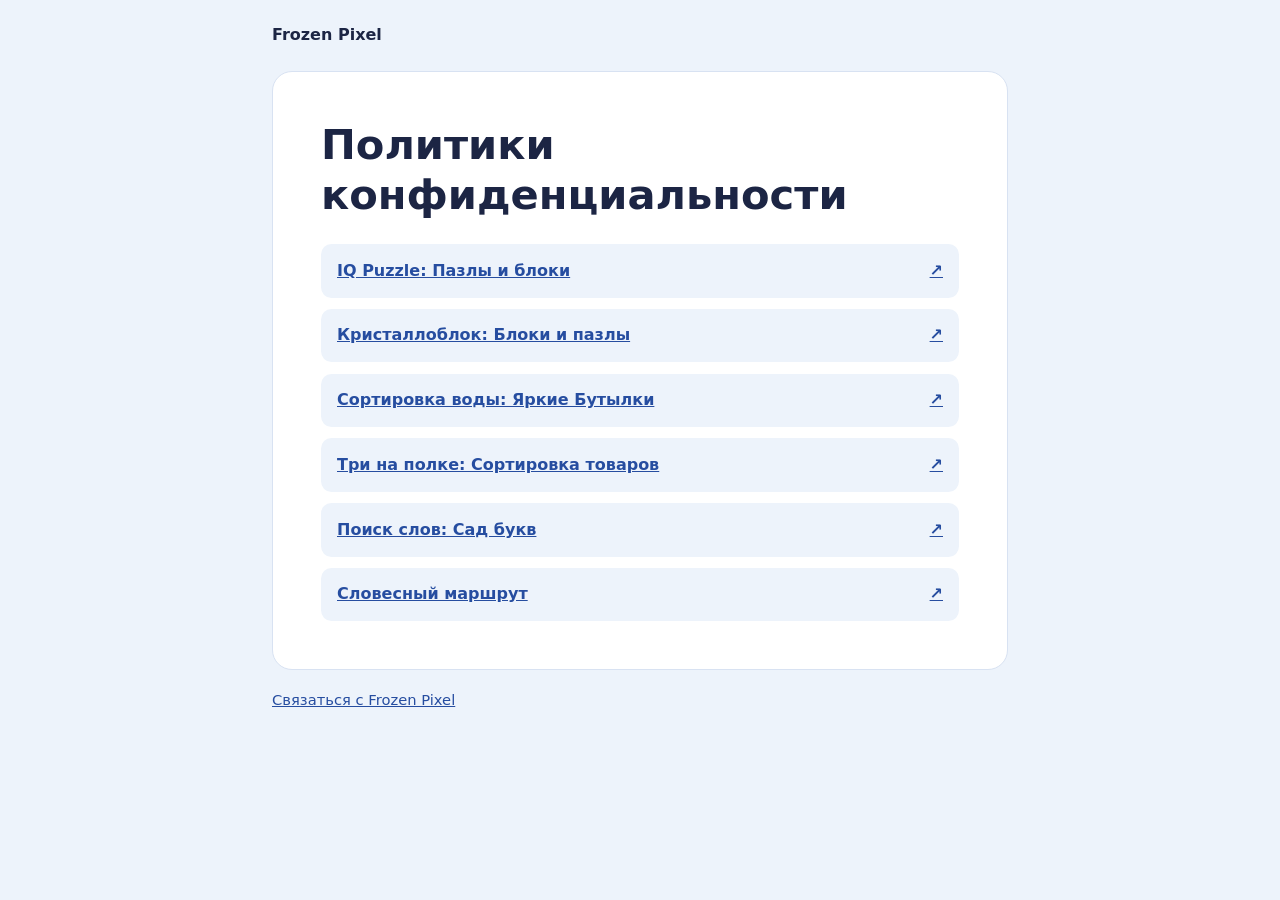
<file: index.html>
<!doctype html>
<html lang="ru">
<head>
  <meta charset="utf-8">
  <meta name="viewport" content="width=device-width, initial-scale=1">
  <title>Политики конфиденциальности · Frozen Pixel</title>
  <link rel="stylesheet" href="style.css">
</head>
<body>
  <header class="site-header"><a href="./">Frozen Pixel</a></header>
  <main>
    <h1>Политики конфиденциальности</h1>
    <ul class="game-list">
  <li><a href="iq-puzzle/">IQ Puzzle: Пазлы и блоки <span aria-hidden="true">↗</span></a></li>
  <li><a href="crystalblock/">Кристаллоблок: Блоки и пазлы <span aria-hidden="true">↗</span></a></li>
  <li><a href="liquid-sort/">Сортировка воды: Яркие Бутылки <span aria-hidden="true">↗</span></a></li>
  <li><a href="three-on-shelf/">Три на полке: Сортировка товаров <span aria-hidden="true">↗</span></a></li>
  <li><a href="word-garden/">Поиск слов: Сад букв <span aria-hidden="true">↗</span></a></li>
  <li><a href="word-journey/">Словесный маршрут <span aria-hidden="true">↗</span></a></li>
</ul>
  </main>
  <footer><a href="mailto:frozenpixel@mail.ru">Связаться с Frozen Pixel</a></footer>
</body>
</html>
</file>
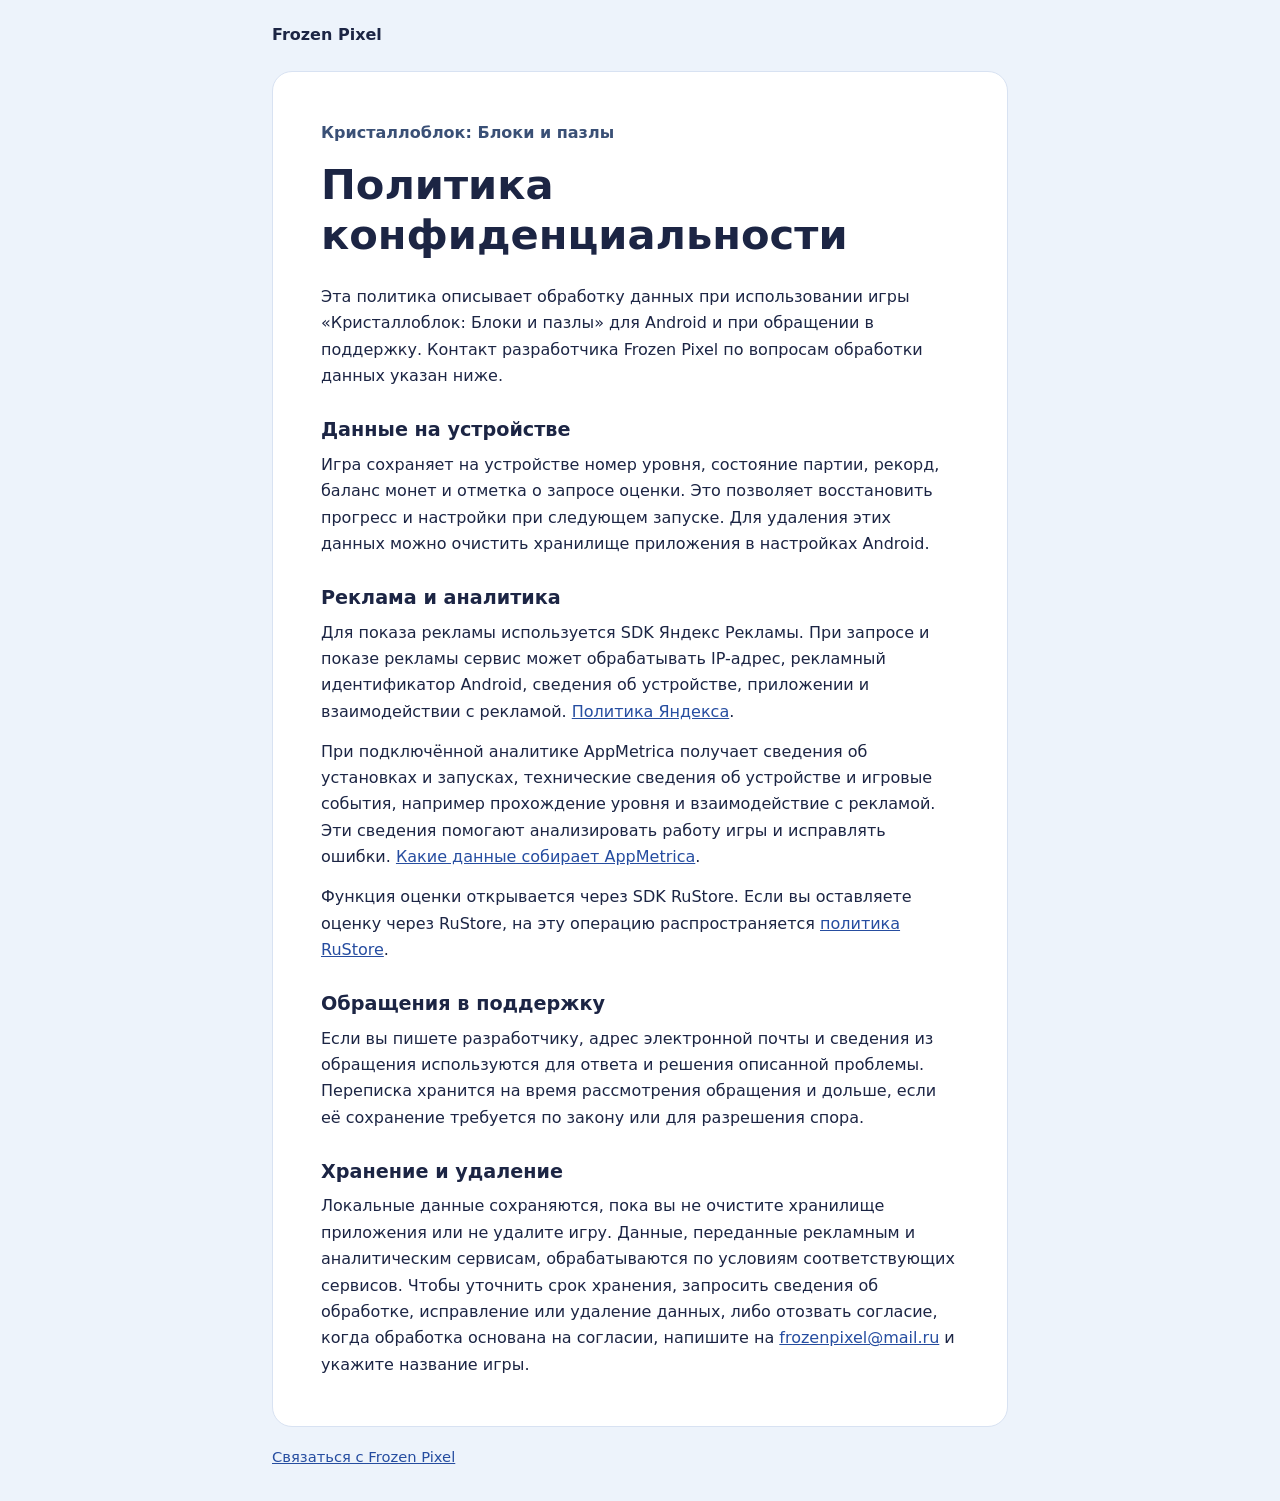
<file: crystalblock/index.html>
<!doctype html>
<html lang="ru">
<head>
  <meta charset="utf-8">
  <meta name="viewport" content="width=device-width, initial-scale=1">
  <title>Политика конфиденциальности · Frozen Pixel</title>
  <link rel="stylesheet" href="../style.css">
</head>
<body>
  <header class="site-header"><a href="../">Frozen Pixel</a></header>
  <main>
    <p class="game">Кристаллоблок: Блоки и пазлы</p>
    <h1>Политика конфиденциальности</h1>
    <p>Эта политика описывает обработку данных при использовании игры «Кристаллоблок: Блоки и пазлы» для Android и при обращении в поддержку. Контакт разработчика Frozen Pixel по вопросам обработки данных указан ниже.</p>

    <h2>Данные на устройстве</h2>
    <p>Игра сохраняет на устройстве номер уровня, состояние партии, рекорд, баланс монет и отметка о запросе оценки. Это позволяет восстановить прогресс и настройки при следующем запуске. Для удаления этих данных можно очистить хранилище приложения в настройках Android.</p>

    <h2>Реклама и аналитика</h2>
    <p>Для показа рекламы используется SDK Яндекс Рекламы. При запросе и показе рекламы сервис может обрабатывать IP-адрес, рекламный идентификатор Android, сведения об устройстве, приложении и взаимодействии с рекламой. <a href="https://yandex.ru/legal/confidential/">Политика Яндекса</a>.</p>
    <p>При подключённой аналитике AppMetrica получает сведения об установках и запусках, технические сведения об устройстве и игровые события, например прохождение уровня и взаимодействие с рекламой. Эти сведения помогают анализировать работу игры и исправлять ошибки. <a href="https://appmetrica.yandex.ru/docs/ru/data-collection/">Какие данные собирает AppMetrica</a>.</p>
    <p>Функция оценки открывается через SDK RuStore. Если вы оставляете оценку через RuStore, на эту операцию распространяется <a href="https://www.rustore.ru/help/legal/privacy-policy-users">политика RuStore</a>.</p>

    <h2>Обращения в поддержку</h2>
    <p>Если вы пишете разработчику, адрес электронной почты и сведения из обращения используются для ответа и решения описанной проблемы. Переписка хранится на время рассмотрения обращения и дольше, если её сохранение требуется по закону или для разрешения спора.</p>

    <h2>Хранение и удаление</h2>
    <p>Локальные данные сохраняются, пока вы не очистите хранилище приложения или не удалите игру. Данные, переданные рекламным и аналитическим сервисам, обрабатываются по условиям соответствующих сервисов. Чтобы уточнить срок хранения, запросить сведения об обработке, исправление или удаление данных, либо отозвать согласие, когда обработка основана на согласии, напишите на <a href="mailto:frozenpixel@mail.ru">frozenpixel@mail.ru</a> и укажите название игры.</p>
  </main>
  <footer><a href="mailto:frozenpixel@mail.ru">Связаться с Frozen Pixel</a></footer>
</body>
</html>
</file>
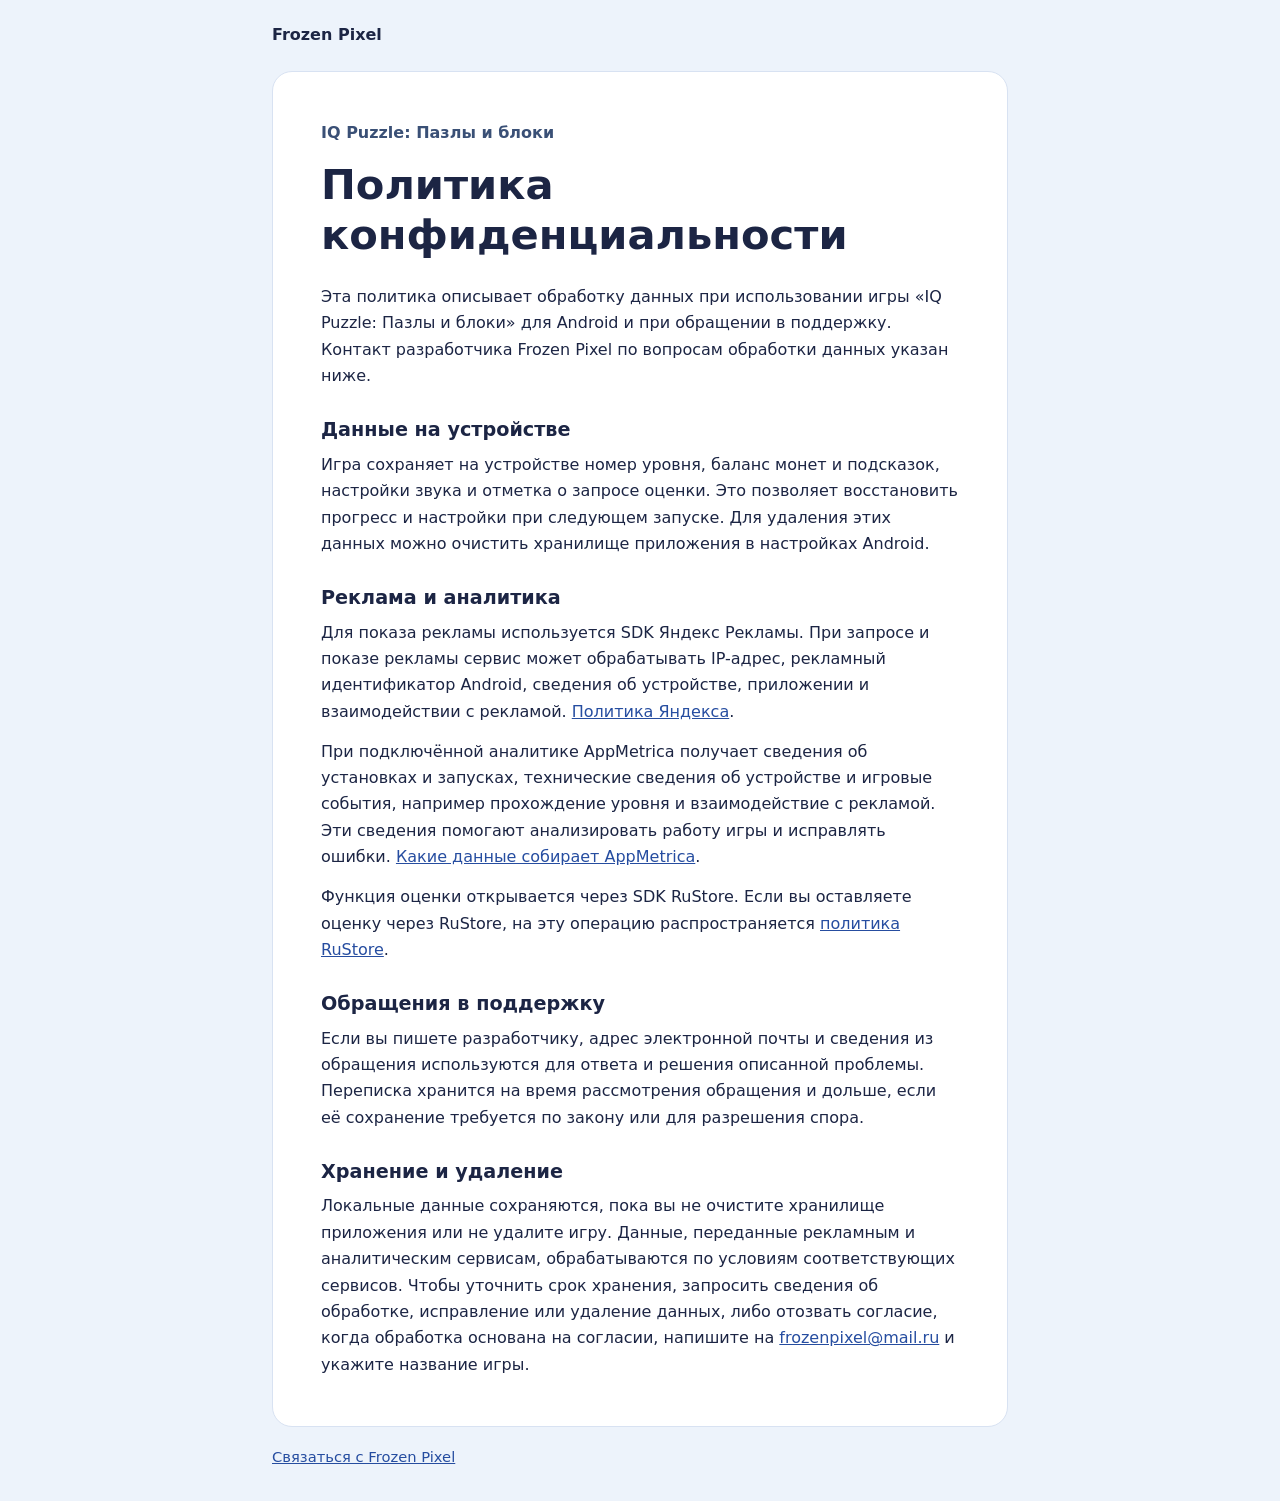
<file: iq-puzzle/index.html>
<!doctype html>
<html lang="ru">
<head>
  <meta charset="utf-8">
  <meta name="viewport" content="width=device-width, initial-scale=1">
  <title>Политика конфиденциальности · Frozen Pixel</title>
  <link rel="stylesheet" href="../style.css">
</head>
<body>
  <header class="site-header"><a href="../">Frozen Pixel</a></header>
  <main>
    <p class="game">IQ Puzzle: Пазлы и блоки</p>
    <h1>Политика конфиденциальности</h1>
    <p>Эта политика описывает обработку данных при использовании игры «IQ Puzzle: Пазлы и блоки» для Android и при обращении в поддержку. Контакт разработчика Frozen Pixel по вопросам обработки данных указан ниже.</p>

    <h2>Данные на устройстве</h2>
    <p>Игра сохраняет на устройстве номер уровня, баланс монет и подсказок, настройки звука и отметка о запросе оценки. Это позволяет восстановить прогресс и настройки при следующем запуске. Для удаления этих данных можно очистить хранилище приложения в настройках Android.</p>

    <h2>Реклама и аналитика</h2>
    <p>Для показа рекламы используется SDK Яндекс Рекламы. При запросе и показе рекламы сервис может обрабатывать IP-адрес, рекламный идентификатор Android, сведения об устройстве, приложении и взаимодействии с рекламой. <a href="https://yandex.ru/legal/confidential/">Политика Яндекса</a>.</p>
    <p>При подключённой аналитике AppMetrica получает сведения об установках и запусках, технические сведения об устройстве и игровые события, например прохождение уровня и взаимодействие с рекламой. Эти сведения помогают анализировать работу игры и исправлять ошибки. <a href="https://appmetrica.yandex.ru/docs/ru/data-collection/">Какие данные собирает AppMetrica</a>.</p>
    <p>Функция оценки открывается через SDK RuStore. Если вы оставляете оценку через RuStore, на эту операцию распространяется <a href="https://www.rustore.ru/help/legal/privacy-policy-users">политика RuStore</a>.</p>

    <h2>Обращения в поддержку</h2>
    <p>Если вы пишете разработчику, адрес электронной почты и сведения из обращения используются для ответа и решения описанной проблемы. Переписка хранится на время рассмотрения обращения и дольше, если её сохранение требуется по закону или для разрешения спора.</p>

    <h2>Хранение и удаление</h2>
    <p>Локальные данные сохраняются, пока вы не очистите хранилище приложения или не удалите игру. Данные, переданные рекламным и аналитическим сервисам, обрабатываются по условиям соответствующих сервисов. Чтобы уточнить срок хранения, запросить сведения об обработке, исправление или удаление данных, либо отозвать согласие, когда обработка основана на согласии, напишите на <a href="mailto:frozenpixel@mail.ru">frozenpixel@mail.ru</a> и укажите название игры.</p>
  </main>
  <footer><a href="mailto:frozenpixel@mail.ru">Связаться с Frozen Pixel</a></footer>
</body>
</html>
</file>
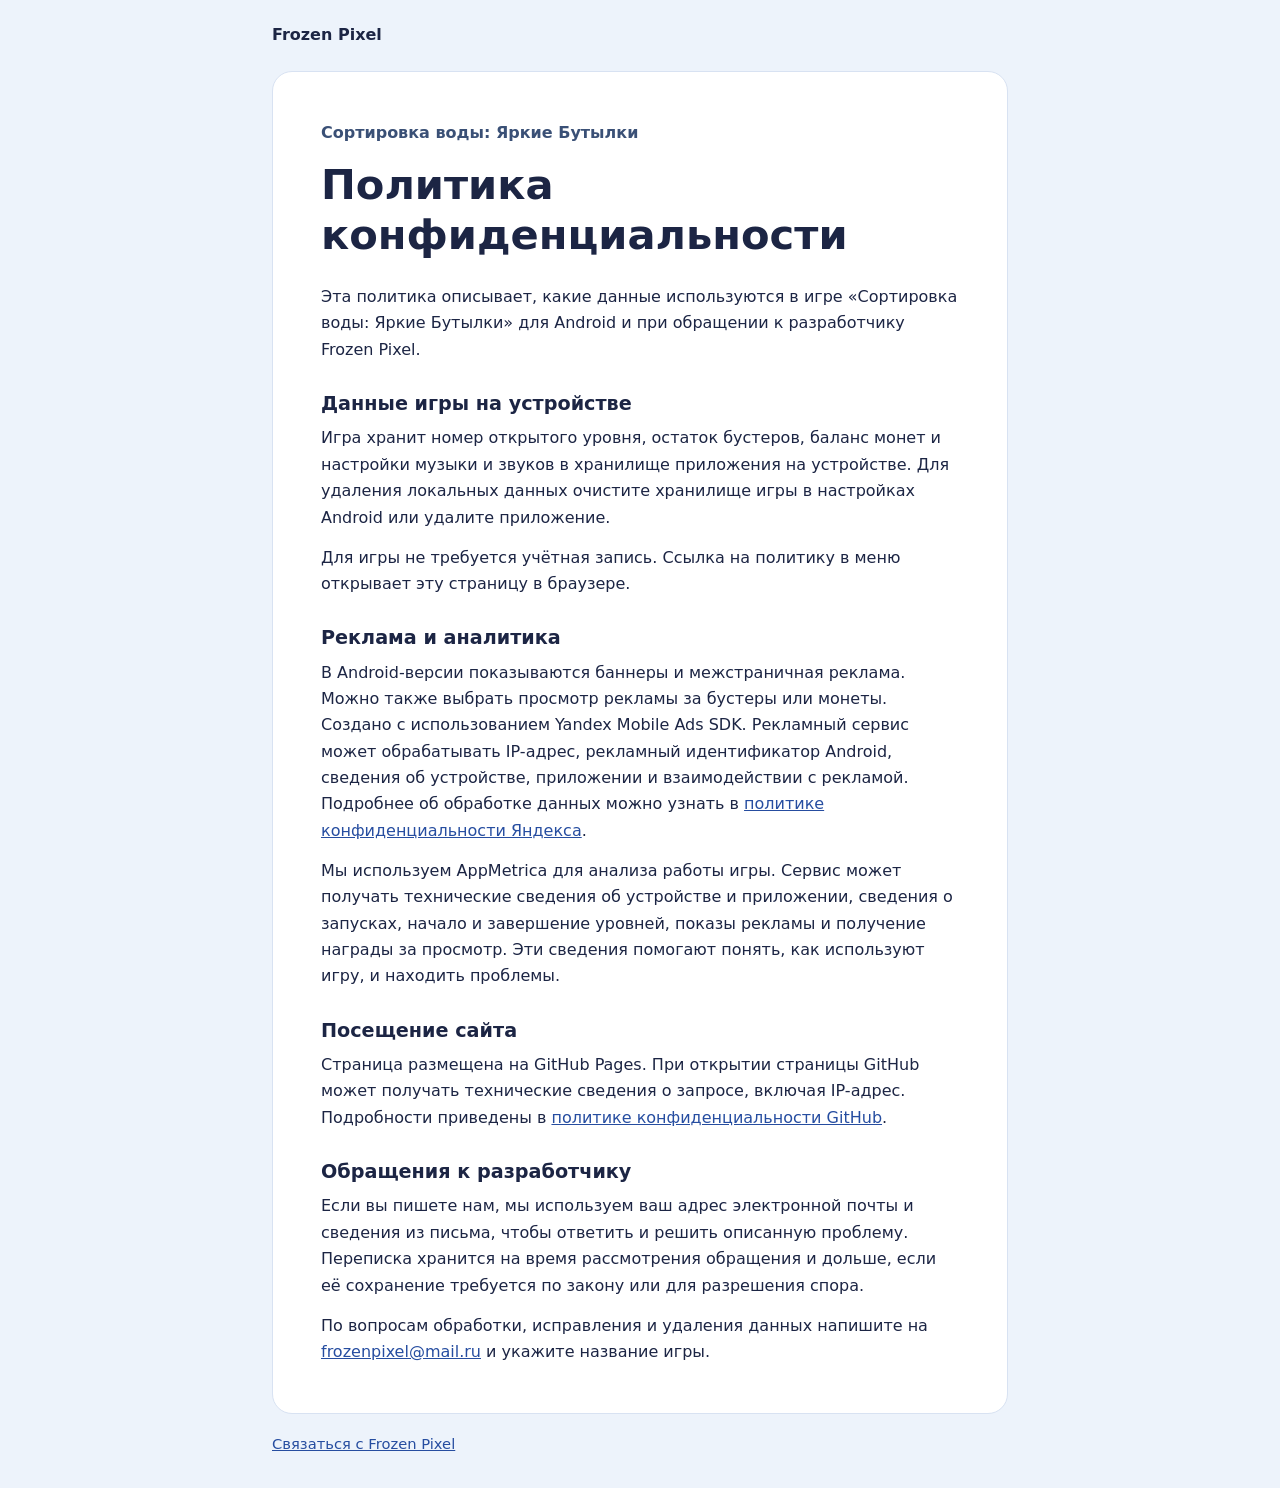
<file: liquid-sort/index.html>
<!doctype html>
<html lang="ru">
<head>
  <meta charset="utf-8">
  <meta name="viewport" content="width=device-width, initial-scale=1">
  <title>Сортировка воды: Яркие Бутылки · Политика конфиденциальности</title>
  <link rel="stylesheet" href="../style.css">
</head>
<body>
  <header class="site-header"><a href="../">Frozen Pixel</a></header>
  <main>
    <p class="game">Сортировка воды: Яркие Бутылки</p>
    <h1>Политика конфиденциальности</h1>
    <p>Эта политика описывает, какие данные используются в игре «Сортировка воды: Яркие Бутылки» для Android и при обращении к разработчику Frozen Pixel.</p>

    <h2>Данные игры на устройстве</h2>
    <p>Игра хранит номер открытого уровня, остаток бустеров, баланс монет и настройки музыки и звуков в хранилище приложения на устройстве. Для удаления локальных данных очистите хранилище игры в настройках Android или удалите приложение.</p>
    <p>Для игры не требуется учётная запись. Ссылка на политику в меню открывает эту страницу в браузере.</p>

    <h2>Реклама и аналитика</h2>
    <p>В Android-версии показываются баннеры и межстраничная реклама. Можно также выбрать просмотр рекламы за бустеры или монеты. Создано с использованием Yandex Mobile Ads SDK. Рекламный сервис может обрабатывать IP-адрес, рекламный идентификатор Android, сведения об устройстве, приложении и взаимодействии с рекламой. Подробнее об обработке данных можно узнать в <a href="https://yandex.ru/legal/confidential/">политике конфиденциальности Яндекса</a>.</p>
    <p>Мы используем AppMetrica для анализа работы игры. Сервис может получать технические сведения об устройстве и приложении, сведения о запусках, начало и завершение уровней, показы рекламы и получение награды за просмотр. Эти сведения помогают понять, как используют игру, и находить проблемы.</p>

    <h2>Посещение сайта</h2>
    <p>Страница размещена на GitHub Pages. При открытии страницы GitHub может получать технические сведения о запросе, включая IP-адрес. Подробности приведены в <a href="https://docs.github.com/en/site-policy/privacy-policies/github-general-privacy-statement">политике конфиденциальности GitHub</a>.</p>

    <h2>Обращения к разработчику</h2>
    <p>Если вы пишете нам, мы используем ваш адрес электронной почты и сведения из письма, чтобы ответить и решить описанную проблему. Переписка хранится на время рассмотрения обращения и дольше, если её сохранение требуется по закону или для разрешения спора.</p>
    <p>По вопросам обработки, исправления и удаления данных напишите на <a href="mailto:frozenpixel@mail.ru">frozenpixel@mail.ru</a> и укажите название игры.</p>
  </main>
  <footer><a href="mailto:frozenpixel@mail.ru">Связаться с Frozen Pixel</a></footer>
</body>
</html>
</file>
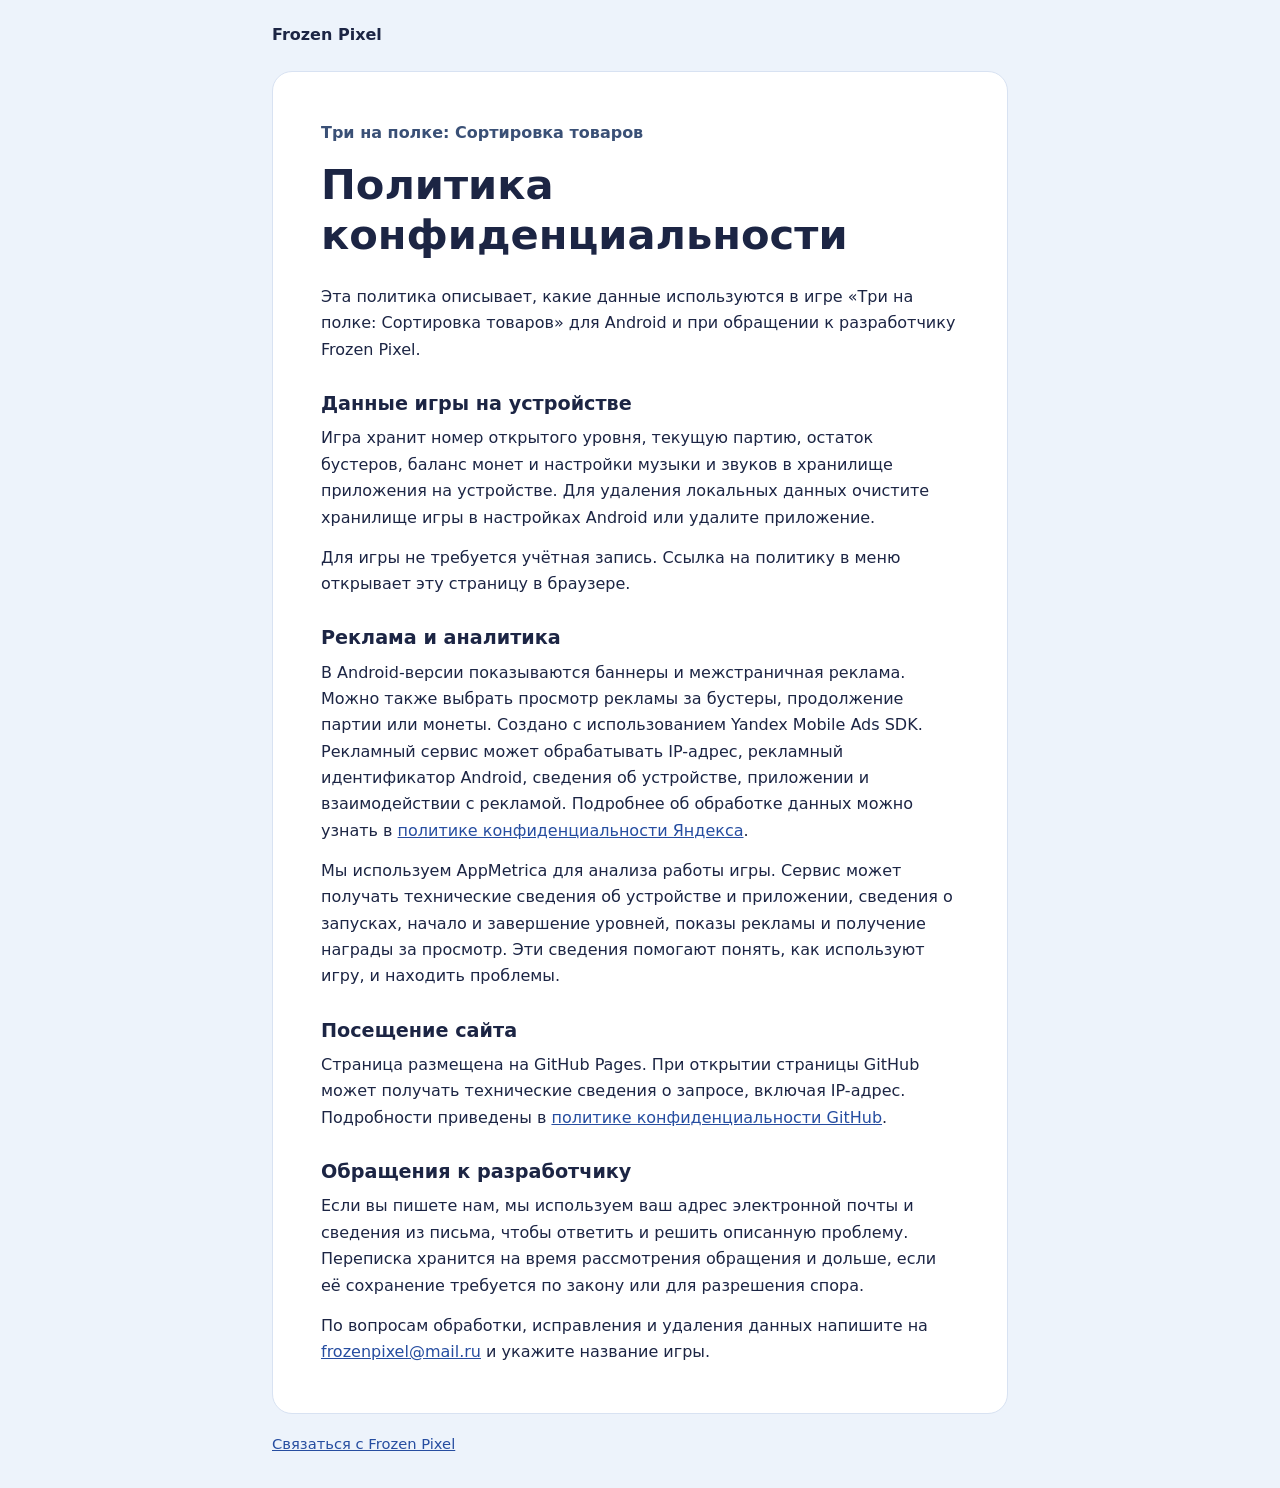
<file: three-on-shelf/index.html>
<!doctype html>
<html lang="ru">
<head>
  <meta charset="utf-8">
  <meta name="viewport" content="width=device-width, initial-scale=1">
  <title>Три на полке: Сортировка товаров · Политика конфиденциальности</title>
  <link rel="stylesheet" href="../style.css">
</head>
<body>
  <header class="site-header"><a href="../">Frozen Pixel</a></header>
  <main>
    <p class="game">Три на полке: Сортировка товаров</p>
    <h1>Политика конфиденциальности</h1>
    <p>Эта политика описывает, какие данные используются в игре «Три на полке: Сортировка товаров» для Android и при обращении к разработчику Frozen Pixel.</p>

    <h2>Данные игры на устройстве</h2>
    <p>Игра хранит номер открытого уровня, текущую партию, остаток бустеров, баланс монет и настройки музыки и звуков в хранилище приложения на устройстве. Для удаления локальных данных очистите хранилище игры в настройках Android или удалите приложение.</p>
    <p>Для игры не требуется учётная запись. Ссылка на политику в меню открывает эту страницу в браузере.</p>

    <h2>Реклама и аналитика</h2>
    <p>В Android-версии показываются баннеры и межстраничная реклама. Можно также выбрать просмотр рекламы за бустеры, продолжение партии или монеты. Создано с использованием Yandex Mobile Ads SDK. Рекламный сервис может обрабатывать IP-адрес, рекламный идентификатор Android, сведения об устройстве, приложении и взаимодействии с рекламой. Подробнее об обработке данных можно узнать в <a href="https://yandex.ru/legal/confidential/">политике конфиденциальности Яндекса</a>.</p>
    <p>Мы используем AppMetrica для анализа работы игры. Сервис может получать технические сведения об устройстве и приложении, сведения о запусках, начало и завершение уровней, показы рекламы и получение награды за просмотр. Эти сведения помогают понять, как используют игру, и находить проблемы.</p>

    <h2>Посещение сайта</h2>
    <p>Страница размещена на GitHub Pages. При открытии страницы GitHub может получать технические сведения о запросе, включая IP-адрес. Подробности приведены в <a href="https://docs.github.com/en/site-policy/privacy-policies/github-general-privacy-statement">политике конфиденциальности GitHub</a>.</p>

    <h2>Обращения к разработчику</h2>
    <p>Если вы пишете нам, мы используем ваш адрес электронной почты и сведения из письма, чтобы ответить и решить описанную проблему. Переписка хранится на время рассмотрения обращения и дольше, если её сохранение требуется по закону или для разрешения спора.</p>
    <p>По вопросам обработки, исправления и удаления данных напишите на <a href="mailto:frozenpixel@mail.ru">frozenpixel@mail.ru</a> и укажите название игры.</p>
  </main>
  <footer><a href="mailto:frozenpixel@mail.ru">Связаться с Frozen Pixel</a></footer>
</body>
</html>
</file>
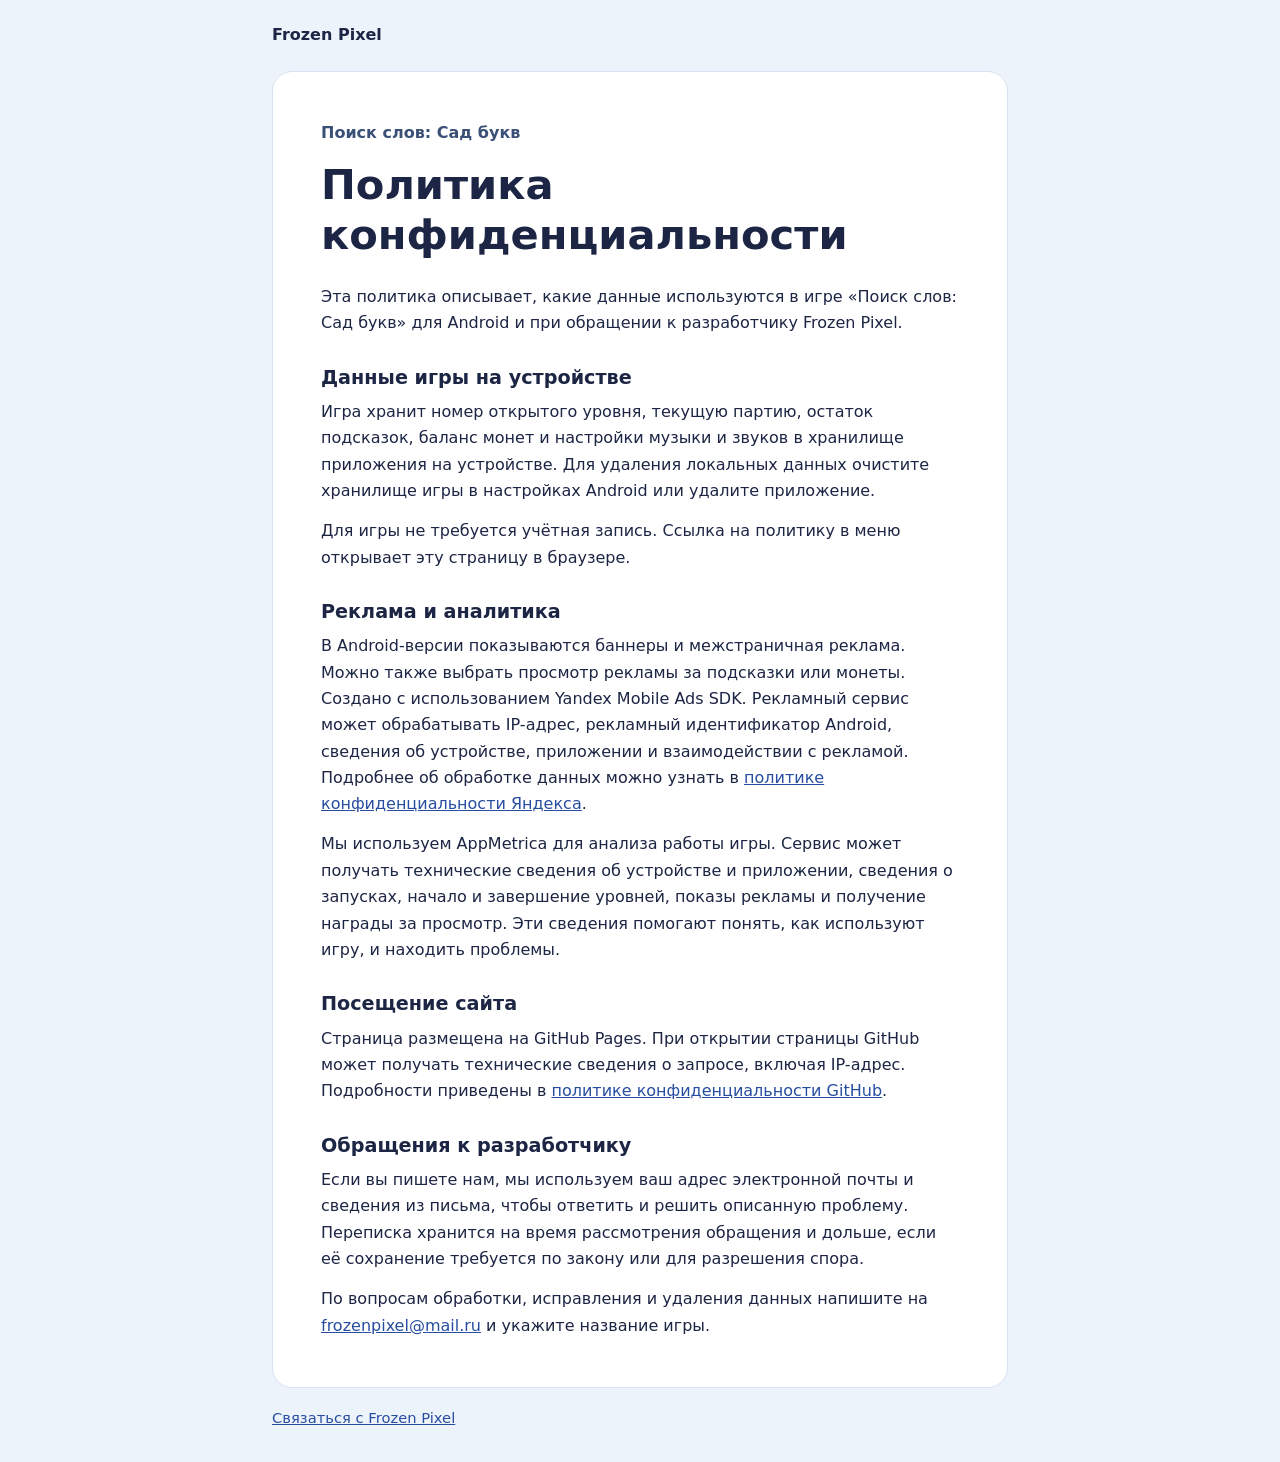
<file: word-garden/index.html>
<!doctype html>
<html lang="ru">
<head>
  <meta charset="utf-8">
  <meta name="viewport" content="width=device-width, initial-scale=1">
  <title>Поиск слов: Сад букв · Политика конфиденциальности</title>
  <link rel="stylesheet" href="../style.css">
</head>
<body>
  <header class="site-header"><a href="../">Frozen Pixel</a></header>
  <main>
    <p class="game">Поиск слов: Сад букв</p>
    <h1>Политика конфиденциальности</h1>
    <p>Эта политика описывает, какие данные используются в игре «Поиск слов: Сад букв» для Android и при обращении к разработчику Frozen Pixel.</p>

    <h2>Данные игры на устройстве</h2>
    <p>Игра хранит номер открытого уровня, текущую партию, остаток подсказок, баланс монет и настройки музыки и звуков в хранилище приложения на устройстве. Для удаления локальных данных очистите хранилище игры в настройках Android или удалите приложение.</p>
    <p>Для игры не требуется учётная запись. Ссылка на политику в меню открывает эту страницу в браузере.</p>

    <h2>Реклама и аналитика</h2>
    <p>В Android-версии показываются баннеры и межстраничная реклама. Можно также выбрать просмотр рекламы за подсказки или монеты. Создано с использованием Yandex Mobile Ads SDK. Рекламный сервис может обрабатывать IP-адрес, рекламный идентификатор Android, сведения об устройстве, приложении и взаимодействии с рекламой. Подробнее об обработке данных можно узнать в <a href="https://yandex.ru/legal/confidential/">политике конфиденциальности Яндекса</a>.</p>
    <p>Мы используем AppMetrica для анализа работы игры. Сервис может получать технические сведения об устройстве и приложении, сведения о запусках, начало и завершение уровней, показы рекламы и получение награды за просмотр. Эти сведения помогают понять, как используют игру, и находить проблемы.</p>

    <h2>Посещение сайта</h2>
    <p>Страница размещена на GitHub Pages. При открытии страницы GitHub может получать технические сведения о запросе, включая IP-адрес. Подробности приведены в <a href="https://docs.github.com/en/site-policy/privacy-policies/github-general-privacy-statement">политике конфиденциальности GitHub</a>.</p>

    <h2>Обращения к разработчику</h2>
    <p>Если вы пишете нам, мы используем ваш адрес электронной почты и сведения из письма, чтобы ответить и решить описанную проблему. Переписка хранится на время рассмотрения обращения и дольше, если её сохранение требуется по закону или для разрешения спора.</p>
    <p>По вопросам обработки, исправления и удаления данных напишите на <a href="mailto:frozenpixel@mail.ru">frozenpixel@mail.ru</a> и укажите название игры.</p>
  </main>
  <footer><a href="mailto:frozenpixel@mail.ru">Связаться с Frozen Pixel</a></footer>
</body>
</html>
</file>
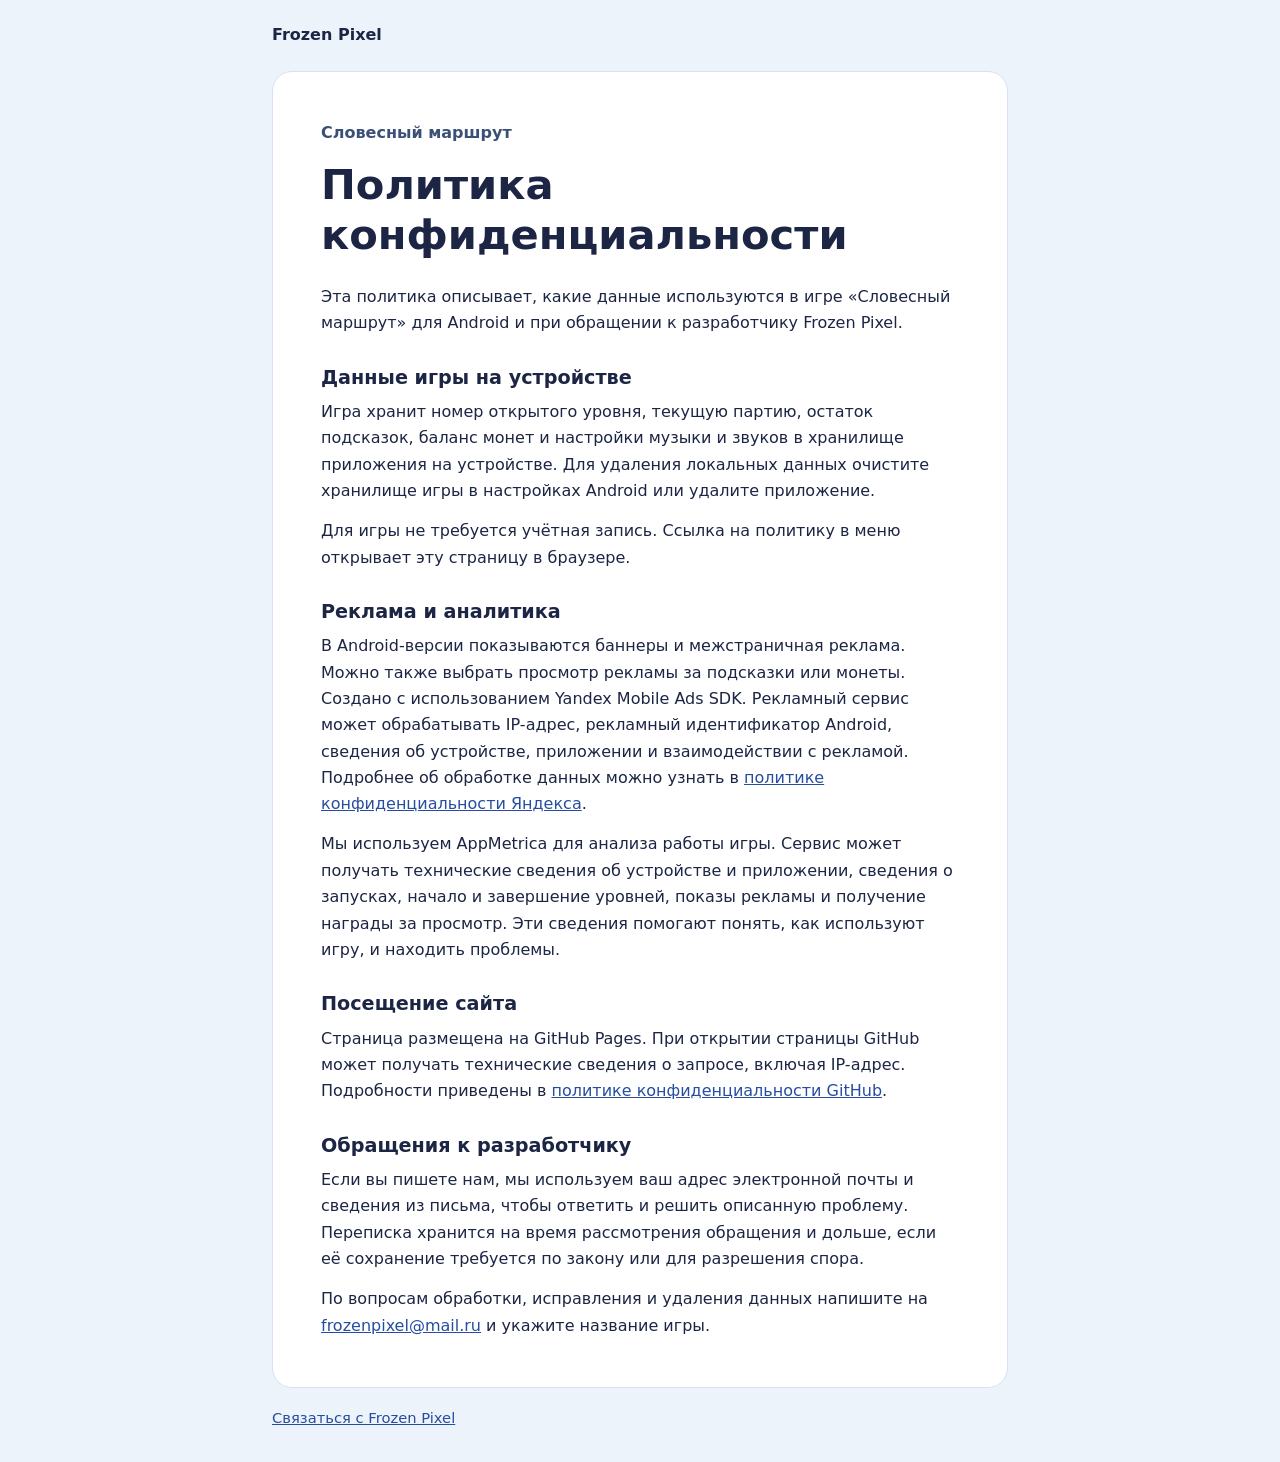
<file: word-journey/index.html>
<!doctype html>
<html lang="ru">
<head>
  <meta charset="utf-8">
  <meta name="viewport" content="width=device-width, initial-scale=1">
  <title>Словесный маршрут · Политика конфиденциальности</title>
  <link rel="stylesheet" href="../style.css">
</head>
<body>
  <header class="site-header"><a href="../">Frozen Pixel</a></header>
  <main>
    <p class="game">Словесный маршрут</p>
    <h1>Политика конфиденциальности</h1>
    <p>Эта политика описывает, какие данные используются в игре «Словесный маршрут» для Android и при обращении к разработчику Frozen Pixel.</p>

    <h2>Данные игры на устройстве</h2>
    <p>Игра хранит номер открытого уровня, текущую партию, остаток подсказок, баланс монет и настройки музыки и звуков в хранилище приложения на устройстве. Для удаления локальных данных очистите хранилище игры в настройках Android или удалите приложение.</p>
    <p>Для игры не требуется учётная запись. Ссылка на политику в меню открывает эту страницу в браузере.</p>

    <h2>Реклама и аналитика</h2>
    <p>В Android-версии показываются баннеры и межстраничная реклама. Можно также выбрать просмотр рекламы за подсказки или монеты. Создано с использованием Yandex Mobile Ads SDK. Рекламный сервис может обрабатывать IP-адрес, рекламный идентификатор Android, сведения об устройстве, приложении и взаимодействии с рекламой. Подробнее об обработке данных можно узнать в <a href="https://yandex.ru/legal/confidential/">политике конфиденциальности Яндекса</a>.</p>
    <p>Мы используем AppMetrica для анализа работы игры. Сервис может получать технические сведения об устройстве и приложении, сведения о запусках, начало и завершение уровней, показы рекламы и получение награды за просмотр. Эти сведения помогают понять, как используют игру, и находить проблемы.</p>

    <h2>Посещение сайта</h2>
    <p>Страница размещена на GitHub Pages. При открытии страницы GitHub может получать технические сведения о запросе, включая IP-адрес. Подробности приведены в <a href="https://docs.github.com/en/site-policy/privacy-policies/github-general-privacy-statement">политике конфиденциальности GitHub</a>.</p>

    <h2>Обращения к разработчику</h2>
    <p>Если вы пишете нам, мы используем ваш адрес электронной почты и сведения из письма, чтобы ответить и решить описанную проблему. Переписка хранится на время рассмотрения обращения и дольше, если её сохранение требуется по закону или для разрешения спора.</p>
    <p>По вопросам обработки, исправления и удаления данных напишите на <a href="mailto:frozenpixel@mail.ru">frozenpixel@mail.ru</a> и укажите название игры.</p>
  </main>
  <footer><a href="mailto:frozenpixel@mail.ru">Связаться с Frozen Pixel</a></footer>
</body>
</html>
</file>
<file: style.css>
* { box-sizing: border-box; }
:root {
  font-family: system-ui, sans-serif;
  color: #1c2544;
  background: #edf3fb;
  line-height: 1.65;
}
body { margin: 0; padding: 0 1rem; }
.site-header, main, footer { max-width: 46rem; margin: 0 auto; }
.site-header { padding: 1.4rem 0; font-weight: 750; }
.site-header a { text-decoration: none; color: inherit; }
main {
  background: #fff;
  border: 1px solid #d8e2f2;
  border-radius: 1.25rem;
  padding: clamp(1.25rem, 5vw, 3rem);
}
h1, h2 { line-height: 1.2; overflow-wrap: anywhere; }
h1 { font-size: clamp(1.65rem, 5vw, 2.6rem); margin: 0 0 1.5rem; }
h2 { font-size: 1.2rem; margin: 1.8rem 0 0.65rem; }
p { margin: 0 0 0.85rem; }
p:last-child { margin-bottom: 0; }
.game { color: #3a5076; font-weight: 650; }
a { color: #264da0; }
a:focus-visible { outline: 2px solid #264da0; outline-offset: 4px; }
.game-list { list-style: none; padding: 0; margin: 0; }
.game-list li + li { margin-top: 0.7rem; }
.game-list a {
  display: flex;
  justify-content: space-between;
  background: #edf3fb;
  padding: 0.85rem 1rem;
  gap: 1rem;
  font-weight: 650;
  border-radius: 0.65rem;
}
footer { padding: 1.1rem 0 2rem; font-size: 0.92rem; }
</file>
